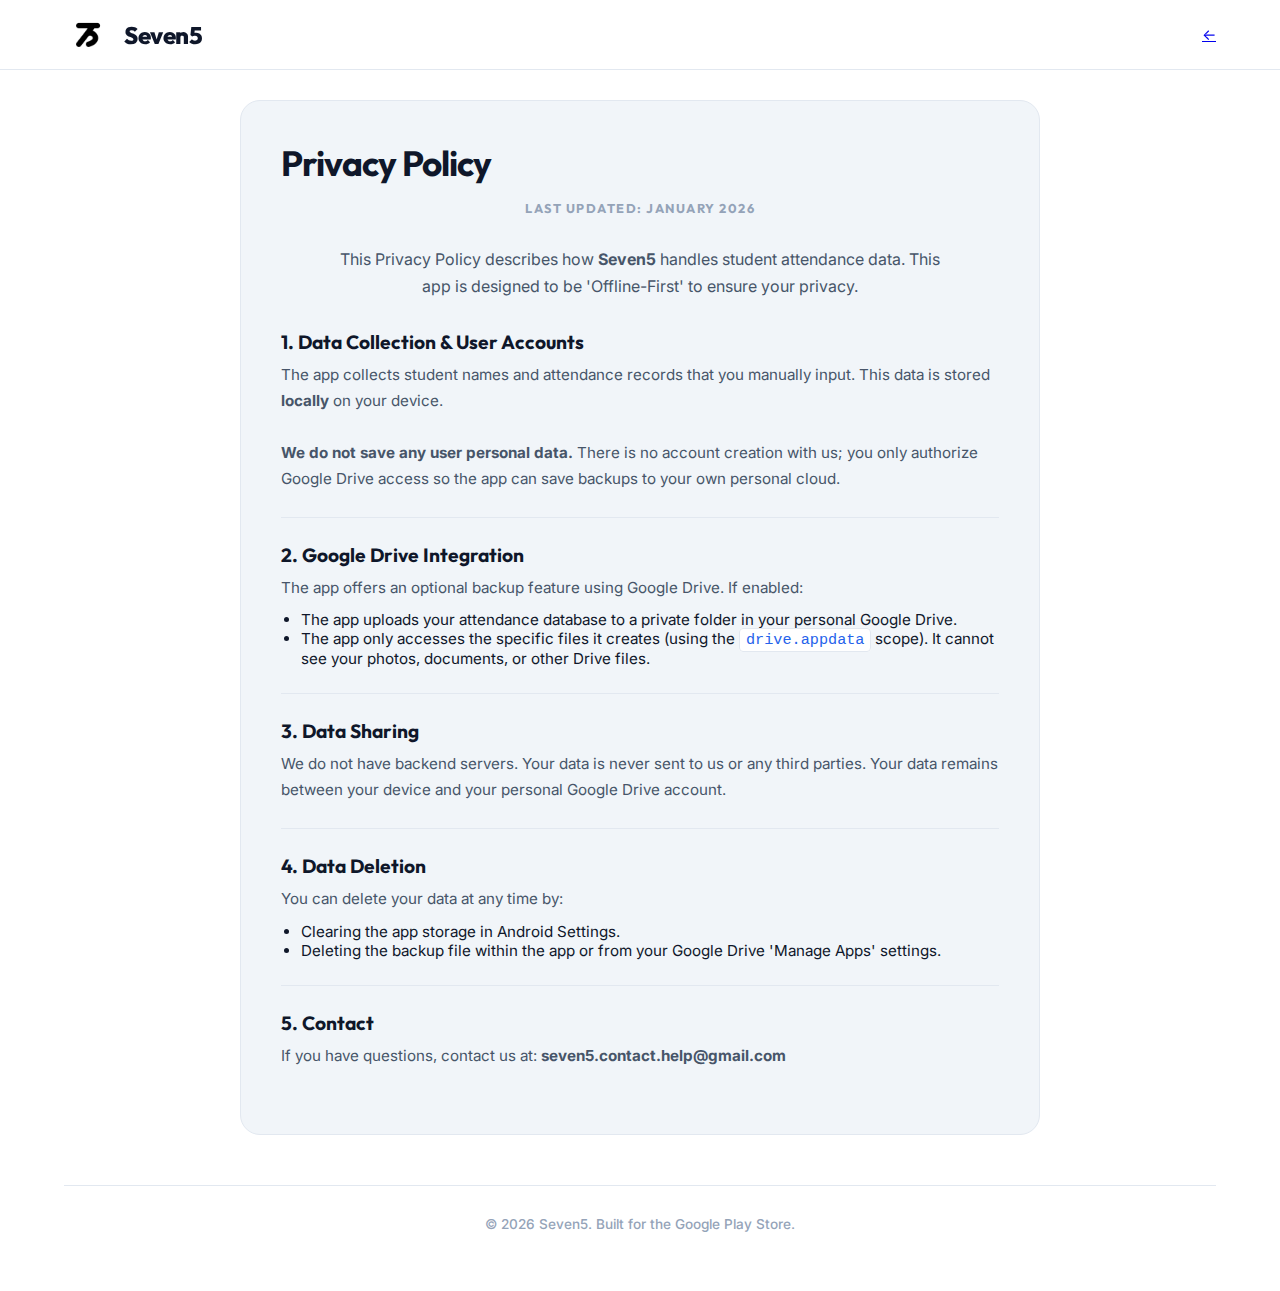
<file: privacy.html>
<!DOCTYPE html>
<html lang="en">

<head>
    <meta charset="UTF-8">
    <meta name="viewport" content="width=device-width, initial-scale=1.0">
    <link rel="icon" href="./assets/favicon.ico">
    <title>Privacy Policy - Seven5</title>
    <link rel="stylesheet" href="./style.css">

    <link rel="preconnect" href="https://fonts.googleapis.com">
    <link rel="preconnect" href="https://fonts.gstatic.com" crossorigin>
    <link
        href="https://fonts.googleapis.com/css2?family=Inter:wght@400;500;600&family=Outfit:wght@500;700;800&display=swap"
        rel="stylesheet">

    <script>
        const savedTheme = localStorage.getItem('theme') || 'light';
        document.documentElement.setAttribute('data-theme', savedTheme);
    </script>
</head>

<body>

    <nav class="navbar">
        <div class="nav-container">

            <a href="index.html" class="brand">
                <img src="./assets/logo.png" alt="Logo">
                <span id="brand-text">Seven5</span>
            </a>

            <div class="nav-right">
                <a href="index.html" class="nav-back-btn" aria-label="Back to Home">
                    ←
                </a>
            </div>

        </div>
    </nav>

    <section class="privacy-section">


        <div class="policy-wrapper">
            <h2 class="section-title">Privacy Policy</h2>
            <p id="last-updated" class="last-updated"></p>
            <p id="policy-intro"></p>

            <div id="policy-dynamic-content" class="policy-content"></div>
        </div>

        <div class="footer-simple">
            <p id="footer-text"></p>
        </div>
    </section>

    <script src="./js/data.js"></script>
    <script>
        document.addEventListener('DOMContentLoaded', () => {

            // 1. Render Policy Headers
            if (appData && appData.policy) {
                document.getElementById('last-updated').textContent = `Last Updated: ${appData.policy.lastUpdated}`;
                document.getElementById('policy-intro').innerHTML = appData.policy.intro;

                // 2. Render Policy Sections
                const policyContainer = document.getElementById('policy-dynamic-content');
                appData.policy.sections.forEach(section => {
                    const div = document.createElement('div');
                    div.className = 'policy-block';
                    div.innerHTML = `<h3>${section.title}</h3><p>${section.content}</p>`;
                    policyContainer.appendChild(div);
                });

                // 3. Render Footer
                document.getElementById('footer-text').textContent = appData.policy.footer;
            }
        });
    </script>
</body>

</html>
</file>
<file: style.css>
/* style.css */

:root {
    /* --- LIGHT THEME --- */
    --bg-body: #ffffff;
    /* Uniform background for sections */
    --bg-surface: #f1f5f9;
    /* Slightly distinct for cards */
    --bg-glass: rgba(255, 255, 255, 0.9);

    --text-main: #0f172a;
    --text-muted: #475569;
    --text-light: #94a3b8;

    --primary: #2563eb;
    --primary-hover: #1d4ed8;
    --accent-glow: rgba(37, 99, 235, 0.1);

    --border: #e2e8f0;
    --shadow-sm: 0 1px 2px rgba(0, 0, 0, 0.05);
    --shadow-md: 0 4px 20px -5px rgba(0, 0, 0, 0.1);

    /* --- FONTS --- */
    --font-body: 'Inter', sans-serif;
    --font-head: 'Outfit', sans-serif;
}

[data-theme="dark"] {
    /* --- DARK THEME --- */
    --bg-body: #020617;
    /* The main deep background for EVERYTHING */
    --bg-surface: #0f172a;
    /* Lighter background ONLY for cards */
    --bg-glass: rgba(2, 6, 23, 0.9);

    --text-main: #f8fafc;
    --text-muted: #94a3b8;
    --text-light: #64748b;

    --primary: #3b82f6;
    --primary-hover: #60a5fa;
    --accent-glow: rgba(59, 130, 246, 0.15);

    --border: #1e293b;
    --shadow-sm: 0 1px 2px rgba(0, 0, 0, 0.3);
    --shadow-md: 0 10px 30px -10px rgba(0, 0, 0, 0.5);
}

* {
    margin: 0;
    padding: 0;
    box-sizing: border-box;
}

html {
    scroll-behavior: smooth;
}

body {
    font-family: var(--font-body);
    background-color: var(--bg-body);
    color: var(--text-main);
    transition: background-color 0.4s ease, color 0.4s ease;
    overflow-x: hidden;
    font-size: 0.95rem;
    /* Slightly reduced base size */
}

/* --- TYPOGRAPHY --- */
.brand {
    font-family: var(--font-head);
    font-weight: 800;
    font-size: 1.5rem;
    color: var(--text-main);
    text-decoration: none;
    display: flex;
    align-items: center;
    gap: 12px;
    letter-spacing: -0.5px;
}

/* Reduced Headings Size */
.hero-text h1 {
    font-family: var(--font-head);
    font-weight: 800;
    font-size: 3.2rem;
    /* Reduced from 4rem */
    line-height: 1.1;
    color: var(--text-main);
    margin-bottom: 20px;
    letter-spacing: -1.5px;
}

.section-header h2,
.contact-info h2,
.section-title {
    font-family: var(--font-head);
    font-weight: 700;
    font-size: 2.2rem;
    /* Reduced from 2.8rem */
    margin-bottom: 15px;
    color: var(--text-main);
    letter-spacing: -1px;
}

.feature-card h3,
.policy-block h3 {
    font-family: var(--font-head);
    font-weight: 700;
    font-size: 1.2rem;
    margin-bottom: 8px;
    color: var(--text-main);
}

/* --- NAVIGATION --- */
.navbar {
    position: fixed;
    top: 0;
    width: 100%;
    height: 70px;
    /* Slightly slimmer nav */
    background: var(--bg-glass);
    backdrop-filter: blur(12px);
    -webkit-backdrop-filter: blur(12px);
    border-bottom: 1px solid var(--border);
    z-index: 1000;
    display: flex;
    justify-content: center;
    align-items: center;
}

.nav-container {
    width: 90%;
    max-width: 1200px;
    display: flex;
    justify-content: space-between;
    align-items: center;
}

/* Update this rule in style.css */

.brand img {
    height: 48px; /* Increased from 28px to 48px */
    width: auto;  /* Maintains aspect ratio */
    object-fit: contain;
}

.nav-right {
    display: flex;
    align-items: center;
    gap: 25px;
}

.nav-links {
    display: flex;
    gap: 25px;
    list-style: none;
}

.nav-links a {
    text-decoration: none;
    color: var(--text-muted);
    font-weight: 600;
    font-size: 0.9rem;
    transition: 0.2s;
}

.nav-links a:hover {
    color: var(--primary);
}

.nav-btn {
    background: var(--text-main);
    color: var(--bg-body) !important;
    padding: 8px 18px;
    border-radius: 50px;
    font-weight: 700 !important;
    font-family: var(--font-head);
    font-size: 0.85rem;
}

.theme-btn {
    background: transparent;
    border: 1px solid var(--border);
    color: var(--text-main);
    width: 36px;
    height: 36px;
    border-radius: 50%;
    cursor: pointer;
    display: flex;
    align-items: center;
    justify-content: center;
    font-size: 1.1rem;
}

[data-theme="light"] .icon-moon {
    display: block;
}

[data-theme="light"] .icon-sun {
    display: none;
}

[data-theme="dark"] .icon-moon {
    display: none;
}

[data-theme="dark"] .icon-sun {
    display: block;
}

/* --- HERO SECTION --- */
.hero-wrapper {
    max-width: 1200px;
    margin: 110px auto 60px;
    padding: 0 5%;
    display: grid;
    grid-template-columns: 1.1fr 0.9fr;
    gap: 50px;
    align-items: center;
}

.badge {
    display: inline-block;
    padding: 5px 12px;
    background: var(--accent-glow);
    color: var(--primary);
    border-radius: 50px;
    font-size: 0.75rem;
    font-weight: 700;
    margin-bottom: 20px;
    font-family: var(--font-head);
    border: 1px solid var(--primary);
}

.hero-text p {
    font-size: 1.05rem;
    color: var(--text-muted);
    margin-bottom: 30px;
    line-height: 1.6;
    max-width: 90%;
    font-weight: 400;
}

.download-group {
    display: flex;
    flex-wrap: wrap;
    gap: 12px;
    margin-bottom: 40px;
}

.store-btn {
    display: flex;
    align-items: center;
    gap: 8px;
    background: var(--bg-body);
    /* Transparent in dark mode */
    color: var(--text-main);
    border: 1px solid var(--border);
    text-decoration: none;
    padding: 10px 18px;
    /* Reduced padding */
    border-radius: 10px;
    font-weight: 600;
    font-family: var(--font-head);
    font-size: 0.9rem;
    transition: all 0.2s;
}

.store-btn svg {
    display: block;
    width: 18px;
    height: 18px;
}

.store-btn.apk {
    background: var(--primary);
    color: white;
    border-color: var(--primary);
    box-shadow: 0 4px 12px var(--accent-glow);
}

.store-btn:hover {
    transform: translateY(-2px);
}

.tech-strip-container {
    display: flex;
    align-items: center;
    gap: 15px;
}

.tech-label {
    font-size: 0.75rem;
    color: var(--text-light);
    text-transform: uppercase;
    letter-spacing: 1px;
    font-weight: 700;
    font-family: var(--font-head);
}

.tech-strip {
    display: flex;
    gap: 15px;
    opacity: 0.6;
}

.tech-strip img {
    height: 20px;
    filter: grayscale(100%);
    transition: 0.3s;
}

.tech-strip img:hover {
    filter: grayscale(0%);
}

.hero-visual {
    position: relative;
}

.hero-glow {
    position: absolute;
    top: 50%;
    left: 50%;
    transform: translate(-50%, -50%);
    width: 250px;
    height: 250px;
    background: var(--primary);
    filter: blur(90px);
    opacity: 0.15;
    border-radius: 50%;
    z-index: -1;
}

.hero-visual img {
    width: 100%;
    max-width: 340px;
    margin: 0 auto;
    display: block;
    border-radius: 24px;
    box-shadow: var(--shadow-md);
    border: 5px solid var(--bg-surface);
}

/* --- FEATURES --- */
.features-section {
    padding: 80px 5%;
    /* Same background as body for uniformity */
    background: var(--bg-body);
}

.section-header {
    text-align: center;
    max-width: 600px;
    margin: 0 auto 50px;
}

.feature-grid {
    max-width: 1200px;
    margin: 0 auto;
    display: grid;
    grid-template-columns: repeat(auto-fit, minmax(280px, 1fr));
    gap: 25px;
}

.feature-card {
    /* Lighter card background in dark mode */
    background: var(--bg-surface);
    padding: 30px;
    border-radius: 20px;
    border: 1px solid var(--border);
    transition: 0.3s;
}

.feature-card:hover {
    transform: translateY(-4px);
    border-color: var(--primary);
}

.f-icon {
    width: 45px;
    height: 45px;
    border-radius: 12px;
    margin-bottom: 15px;
    display: flex;
    align-items: center;
    justify-content: center;
    font-weight: 800;
    font-family: var(--font-head);
    color: var(--text-main);
    font-size: 1.1rem;
}

/* --- SCREENSHOTS --- */
.screenshots-section {
    padding: 80px 5%;
    overflow: hidden;
    background: var(--bg-body);
}

.ss-grid-wrapper {
    overflow-x: auto;
    padding-bottom: 30px;
    scroll-snap-type: x mandatory;
    -ms-overflow-style: none;
    scrollbar-width: none;
}

.ss-grid-wrapper::-webkit-scrollbar {
    display: none;
}

.ss-grid {
    display: flex;
    gap: 30px;
    padding: 0 5vw;
    width: max-content;
}

.ss-card {
    scroll-snap-align: center;
    width: 240px;
    text-align: center;
}

.ss-img-container {
    height: 480px;
    background: var(--bg-surface);
    border-radius: 20px;
    overflow: hidden;
    box-shadow: var(--shadow-md);
    margin-bottom: 15px;
    border: 4px solid var(--text-main);
}

.ss-img-container img {
    width: 100%;
    height: 100%;
    object-fit: cover;
}

.ss-caption {
    font-weight: 600;
    color: var(--text-muted);
    font-family: var(--font-head);
    font-size: 0.9rem;
}

/* --- CONTACT --- */
.contact-section {
    padding: 80px 5% 40px;
    background: var(--bg-body);
    border-top: 1px solid var(--border);
}

.contact-container {
    max-width: 1000px;
    margin: 0 auto 60px;
    display: grid;
    grid-template-columns: 1fr 1fr;
    gap: 60px;
    align-items: start;
}

.contact-info p {
    color: var(--text-muted);
    font-size: 1rem;
    line-height: 1.6;
    margin-bottom: 50px;
}

.contact-cards {
    display: flex;
    flex-direction: column;
    gap: 35px;
}

.contact-card-item {
    display: flex;
    align-items: center;
    gap: 20px;
}

.contact-icon {
    font-size: 1.2rem;
    color: var(--primary);
    width: 50px;
    height: 50px;
    display: flex;
    align-items: center;
    justify-content: center;
    background: var(--accent-glow);
    border-radius: 50%;
    flex-shrink: 0;
}

.label {
    display: block;
    font-size: 0.7rem;
    color: var(--text-light);
    text-transform: uppercase;
    margin-bottom: 5px;
    letter-spacing: 1px;
    font-weight: 700;
    font-family: var(--font-head);
}

.value {
    display: block;
    font-size: 1rem;
    color: var(--text-main);
    font-weight: 600;
}

.contact-form-card {
    background: var(--bg-surface);
    padding: 35px;
    border-radius: 20px;
    border: 1px solid var(--border);
    box-shadow: var(--shadow-sm);
}

.form-group {
    margin-bottom: 25px;
}

.form-group label {
    display: block;
    margin-bottom: 8px;
    font-size: 0.9rem;
    color: var(--text-main);
    font-weight: 600;
}

.form-input {
    width: 100%;
    padding: 14px;
    background: var(--bg-body);
    border: 1px solid var(--border);
    border-radius: 10px;
    color: var(--text-main);
    font-size: 0.95rem;
    outline: none;
    transition: 0.2s;
    font-family: var(--font-body);
}

.form-input:focus {
    border-color: var(--primary);
    box-shadow: 0 0 0 3px var(--accent-glow);
}

textarea.form-input {
    min-height: 120px;
    resize: vertical;
}

.btn-submit {
    width: 100%;
    padding: 14px;
    background: var(--primary);
    color: white;
    border: none;
    border-radius: 10px;
    font-size: 0.95rem;
    font-weight: 700;
    cursor: pointer;
    transition: 0.2s;
    margin-top: 5px;
    font-family: var(--font-head);
}

.btn-submit:hover {
    background: var(--primary-hover);
    transform: translateY(-2px);
}

.footer-simple {
    text-align: center;
    color: var(--text-light);
    border-top: 1px solid var(--border);
    padding-top: 30px;
    margin-top: 30px;
    font-weight: 500;
    font-size: 0.85rem;
}

/* --- PRIVACY PAGE --- */
.privacy-section {
    background-color: var(--bg-body);
    padding: 100px 5% 60px;
    min-height: 100vh;
}

.policy-wrapper {
    max-width: 800px;
    margin: 0 auto 50px;
    background: var(--bg-surface);
    padding: 40px;
    border-radius: 20px;
    border: 1px solid var(--border);
}

.last-updated {
    text-align: center;
    color: var(--text-light);
    font-size: 0.8rem;
    margin-bottom: 30px;
    text-transform: uppercase;
    letter-spacing: 1.5px;
    font-weight: 700;
    font-family: var(--font-head);
}

#policy-intro {
    font-size: 1rem;
    color: var(--text-muted);
    line-height: 1.7;
    margin-bottom: 30px;
    text-align: center;
    max-width: 600px;
    margin-left: auto;
    margin-right: auto;
}

.policy-block {
    margin-bottom: 25px;
    padding-bottom: 25px;
    border-bottom: 1px solid var(--border);
}

.policy-block:last-child {
    border-bottom: none;
    padding-bottom: 0;
}

.policy-block p {
    color: var(--text-muted);
    line-height: 1.7;
    font-size: 0.95rem;
}

code {
    background: var(--bg-body);
    padding: 2px 6px;
    border-radius: 4px;
    font-family: monospace;
    border: 1px solid var(--border);
    color: var(--primary);
}
.privacy-section .store-btn, 
    .privacy-section a.btn {
        width: auto !important; /* Stop it from being full width */
        max-width: 50px; /* Optional limit */
        display: inline-flex;
        margin: 0 auto; /* Center it */
    }






/* Extra Small Devices (Phones under 380px) */
@media (max-width: 380px) {
    .hero-text h1 {
        font-size: 2rem;
    }
    
    .brand {
        font-size: 1.2rem;
    }
    
    .nav-links a {
        font-size: 0.85rem;
    }
}

.hamburger {
    display: none;
    cursor: pointer;
    margin-left: 20px;
    z-index: 2000; /* Ensure it stays above the menu */
}

.bar {
    display: block;
    width: 25px;
    height: 3px;
    margin: 5px auto;
    transition: all 0.3s ease-in-out;
    background-color: var(--text-main);
    border-radius: 2px;
}

/* 2. Mobile State (Max-Width 900px) */
@media (max-width: 900px) {

    /* 1. Global Scaling */
    html {
        font-size: 14px; 
    }

    /* 2. Navbar Layout (Logo Left, Burger Right) */
    .navbar {
        height: 70px;
        padding: 0;
    }

    .nav-container {
        flex-direction: row;
        justify-content: space-between;
        align-items: center;
        height: 100%;
    }

    /* 3. The Sliding Drawer (Wrapper for Links + Toggle) */
    .nav-wrapper {
        position: fixed;
        top: 0;
        right: -100%; /* Hidden off-screen */
        width: 70%;
        max-width: 300px;
        height: 100vh;
        background: var(--bg-surface); /* Ensure this variable exists! */
        display: flex;
        flex-direction: column; /* Stack links and toggle vertically */
        justify-content: center;
        align-items: center;
        gap: 30px;
        box-shadow: -5px 0 15px rgba(0,0,0,0.1);
        transition: 0.4s ease;
        z-index: 1500;
        backdrop-filter: blur(10px);
        -webkit-backdrop-filter: blur(10px);
        border-left: 1px solid var(--border);
    }

    .nav-wrapper.active {
        right: 0; /* Slide in */
    }

    /* 4. Link List Styling (RESET THIS) */
    .nav-links {
        display: flex !important; /* Force display */
        flex-direction: column;
        width: 100%;
        position: static; /* Reset fixed positioning */
        background: transparent; /* Remove background */
        height: auto; /* Reset height */
        box-shadow: none; /* Remove shadow */
        padding: 0;
    }
    
    .nav-links li {
        list-style: none;
        width: 200px;
        align-items: center;
        align-self: center;
    }

    .nav-links a { 
        width: 100%;
        text-align: center;
        padding: 15px;
        display: block;
        font-size: 1.3rem;
        color: var(--text-main); /* Ensure text is visible */
        font-weight: 600;
    }

    /* 5. Theme Button Styling */
    .theme-btn {
        width: 50px;
        height: 50px;
        font-size: 1.5rem;
        border: 1px solid var(--border);
        display: flex;
        align-items: center;
        justify-content: center;
        border-radius: 50%;
    }

    /* 6. Hamburger Animation */
    .hamburger {
        display: block;
        z-index: 2000;
        cursor: pointer;
    }

    .hamburger.active .bar:nth-child(1) { transform: translateY(8px) rotate(45deg); }
    .hamburger.active .bar:nth-child(2) { opacity: 0; }
    .hamburger.active .bar:nth-child(3) { transform: translateY(-8px) rotate(-45deg); }

    /* 7. Page Layout Adjustments */
    .hero-wrapper {
        margin-top: 100px;
        grid-template-columns: 1fr;
        text-align: center;
    }
    
    .privacy-section {
        padding-top: 100px;
    }

    .hero-text h1 { font-size: 2.5rem; }
    .store-btn { width: 100%; justify-content: center; }
    .contact-container { grid-template-columns: 1fr; }
    /* ... inside @media (max-width: 900px) ... */

    /* ... inside @media (max-width: 900px) ... */

    .nav-container {
        display: flex;
        flex-direction: row;
        justify-content: space-between; /* This pushes Logo Left and Btn Right */
        align-items: center;
        height: 100%;
        padding: 0 20px;
    }

    /* Remove any margins that might push it incorrectly */
    .nav-right {
        margin: 0; 
        display: flex;
        align-items: center;
    }

    /* Style the button circle */
    .nav-back-btn {
        display: flex;
        align-items: center;
        justify-content: center;
        width: 40px; 
        height: 40px;
        font-size: 1.8rem;
        color: var(--text-main);
        text-decoration: none;
        border-radius: 50%;
        border: 1px solid var(--border);
        background: var(--bg-surface);
        line-height: 1;
        padding-bottom: 4px;
    }
    
}
</file>
